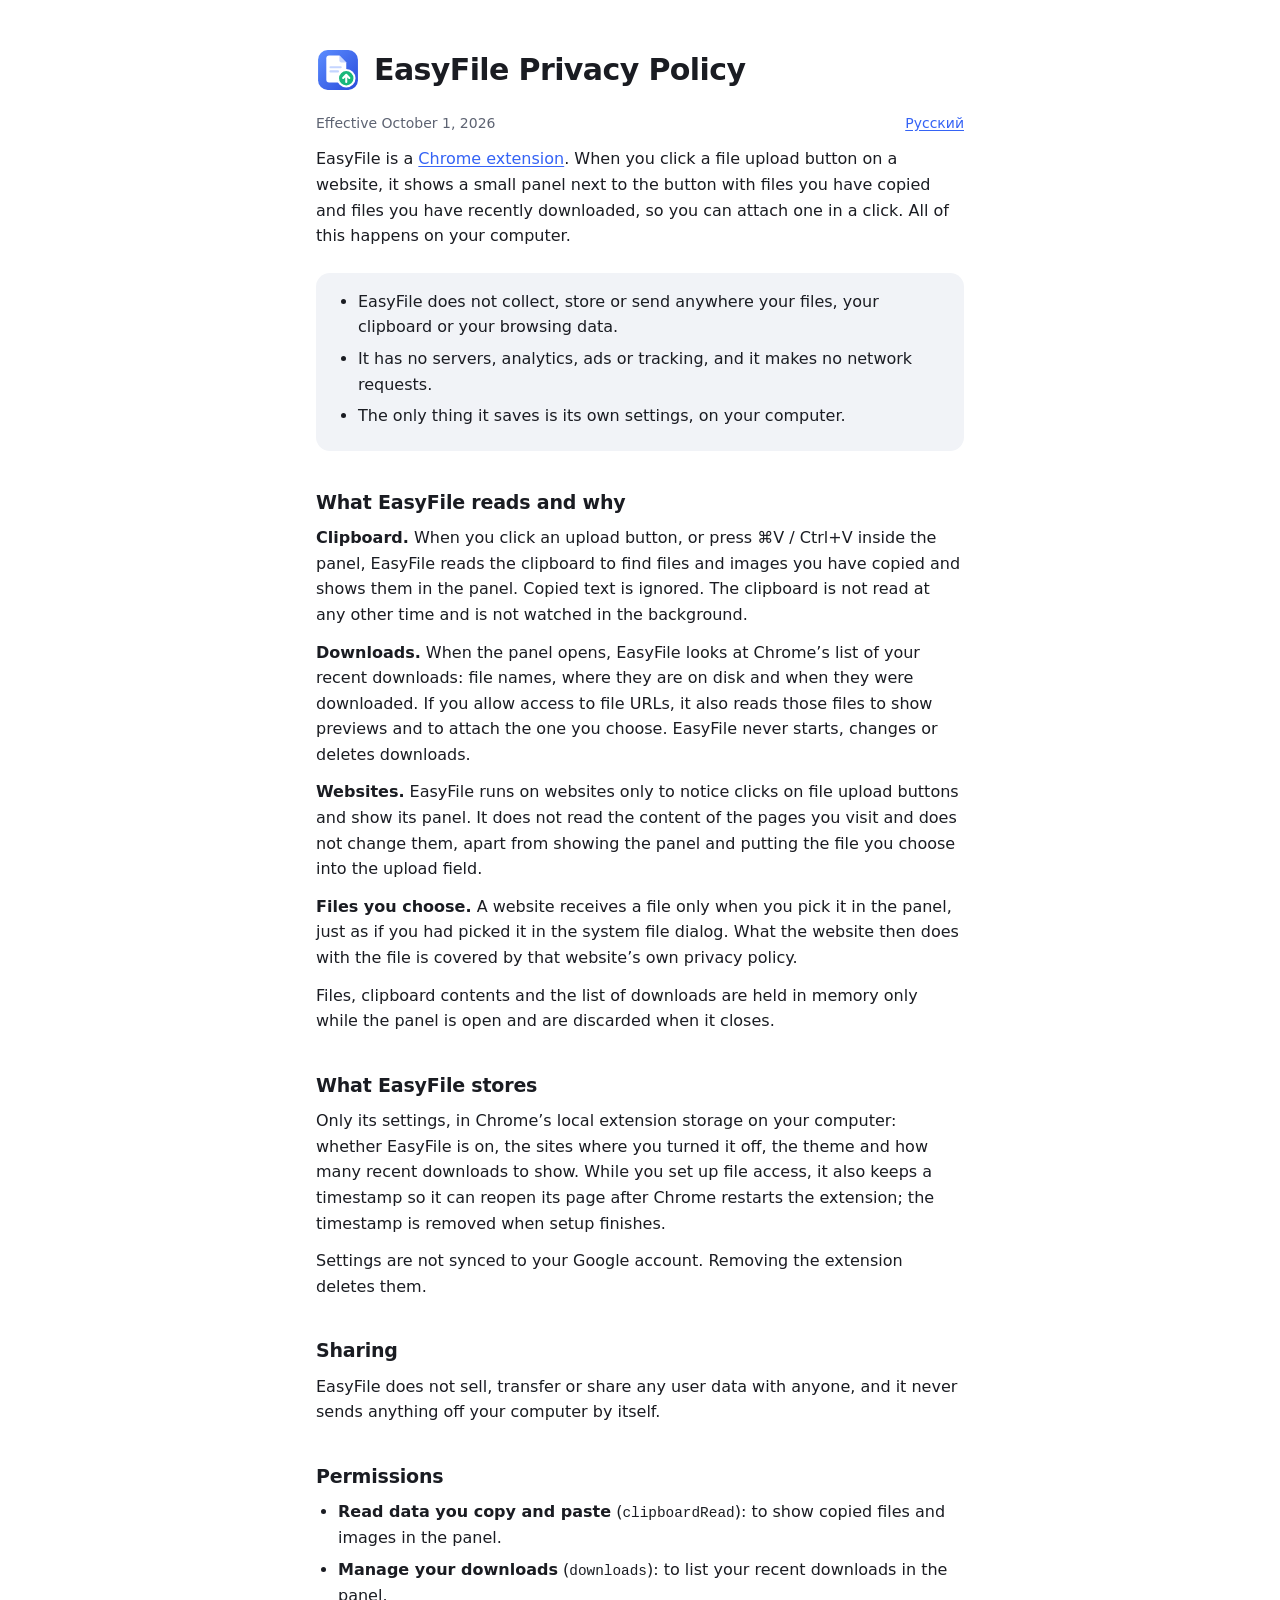
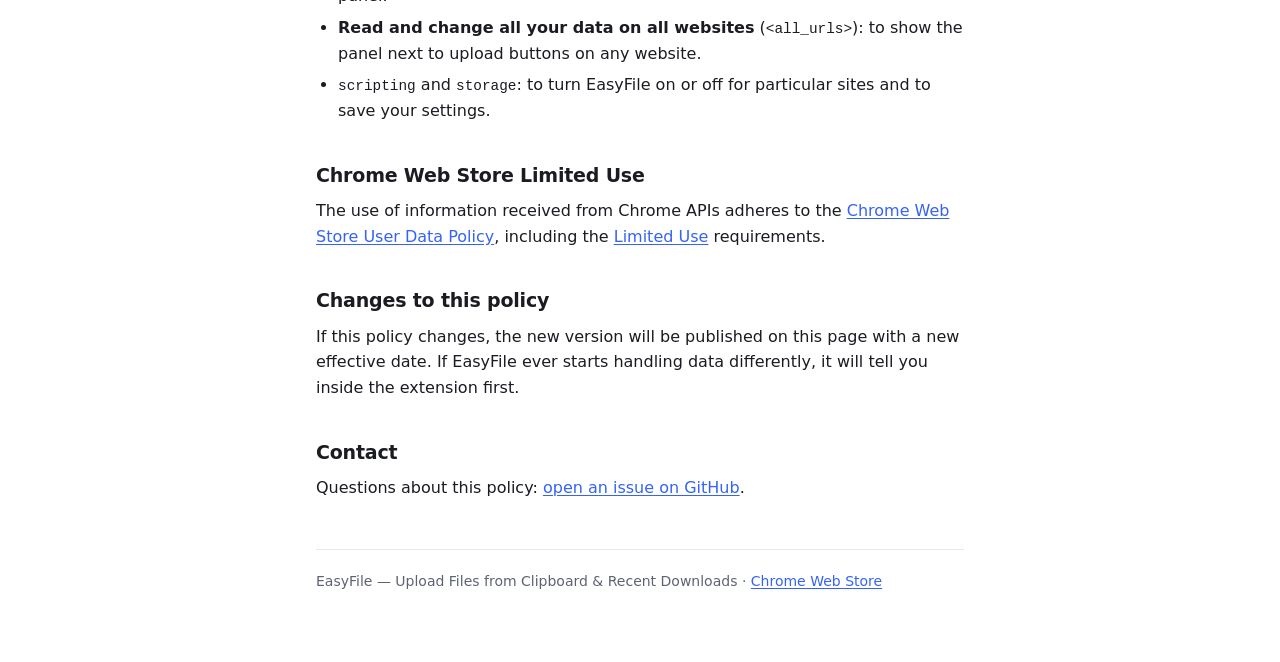
<file: index.html>
<!doctype html>
<html lang="en">
<head>
<meta charset="utf-8">
<meta name="viewport" content="width=device-width, initial-scale=1">
<title>EasyFile Privacy Policy</title>
<meta name="description" content="How the EasyFile Chrome extension handles your clipboard, downloads and settings.">
<link rel="icon" href="logo.svg">
<link rel="stylesheet" href="style.css">
</head>
<body>
<main>
  <header>
    <img src="logo.svg" alt="">
    <h1>EasyFile Privacy Policy</h1>
  </header>

  <p class="meta"><span>Effective October 1, 2026</span> <a href="ru/" hreflang="ru" lang="ru">Русский</a></p>

  <p>EasyFile is a <a href="https://chromewebstore.google.com/detail/cekbehjhafikbbmjmngmeopfimndpelh">Chrome extension</a>. When you click a file upload button on a website, it shows a small panel next to the button with files you have copied and files you have recently downloaded, so you can attach one in a click. All of this happens on your computer.</p>

  <div class="summary">
    <ul>
      <li>EasyFile does not collect, store or send anywhere your files, your clipboard or your browsing data.</li>
      <li>It has no servers, analytics, ads or tracking, and it makes no network requests.</li>
      <li>The only thing it saves is its own settings, on your computer.</li>
    </ul>
  </div>

  <h2>What EasyFile reads and why</h2>
  <p><strong>Clipboard.</strong> When you click an upload button, or press ⌘V / Ctrl+V inside the panel, EasyFile reads the clipboard to find files and images you have copied and shows them in the panel. Copied text is ignored. The clipboard is not read at any other time and is not watched in the background.</p>
  <p><strong>Downloads.</strong> When the panel opens, EasyFile looks at Chrome’s list of your recent downloads: file names, where they are on disk and when they were downloaded. If you allow access to file URLs, it also reads those files to show previews and to attach the one you choose. EasyFile never starts, changes or deletes downloads.</p>
  <p><strong>Websites.</strong> EasyFile runs on websites only to notice clicks on file upload buttons and show its panel. It does not read the content of the pages you visit and does not change them, apart from showing the panel and putting the file you choose into the upload field.</p>
  <p><strong>Files you choose.</strong> A website receives a file only when you pick it in the panel, just as if you had picked it in the system file dialog. What the website then does with the file is covered by that website’s own privacy policy.</p>
  <p>Files, clipboard contents and the list of downloads are held in memory only while the panel is open and are discarded when it closes.</p>

  <h2>What EasyFile stores</h2>
  <p>Only its settings, in Chrome’s local extension storage on your computer: whether EasyFile is on, the sites where you turned it off, the theme and how many recent downloads to show. While you set up file access, it also keeps a timestamp so it can reopen its page after Chrome restarts the extension; the timestamp is removed when setup finishes.</p>
  <p>Settings are not synced to your Google account. Removing the extension deletes them.</p>

  <h2>Sharing</h2>
  <p>EasyFile does not sell, transfer or share any user data with anyone, and it never sends anything off your computer by itself.</p>

  <h2>Permissions</h2>
  <ul>
    <li><strong>Read data you copy and paste</strong> (<code>clipboardRead</code>): to show copied files and images in the panel.</li>
    <li><strong>Manage your downloads</strong> (<code>downloads</code>): to list your recent downloads in the panel.</li>
    <li><strong>Read and change all your data on all websites</strong> (<code>&lt;all_urls&gt;</code>): to show the panel next to upload buttons on any website.</li>
    <li><code>scripting</code> and <code>storage</code>: to turn EasyFile on or off for particular sites and to save your settings.</li>
  </ul>

  <h2>Chrome Web Store Limited Use</h2>
  <p>The use of information received from Chrome APIs adheres to the <a href="https://developer.chrome.com/docs/webstore/program-policies/policies">Chrome Web Store User Data Policy</a>, including the <a href="https://developer.chrome.com/docs/webstore/program-policies/limited-use">Limited Use</a> requirements.</p>

  <h2>Changes to this policy</h2>
  <p>If this policy changes, the new version will be published on this page with a new effective date. If EasyFile ever starts handling data differently, it will tell you inside the extension first.</p>

  <h2>Contact</h2>
  <p>Questions about this policy: <a href="https://github.com/lovipomidorku/easyfile-privacy/issues">open an issue on GitHub</a>.</p>

  <footer>EasyFile — Upload Files from Clipboard &amp; Recent Downloads · <a href="https://chromewebstore.google.com/detail/cekbehjhafikbbmjmngmeopfimndpelh">Chrome Web Store</a></footer>
</main>
</body>
</html>
</file>
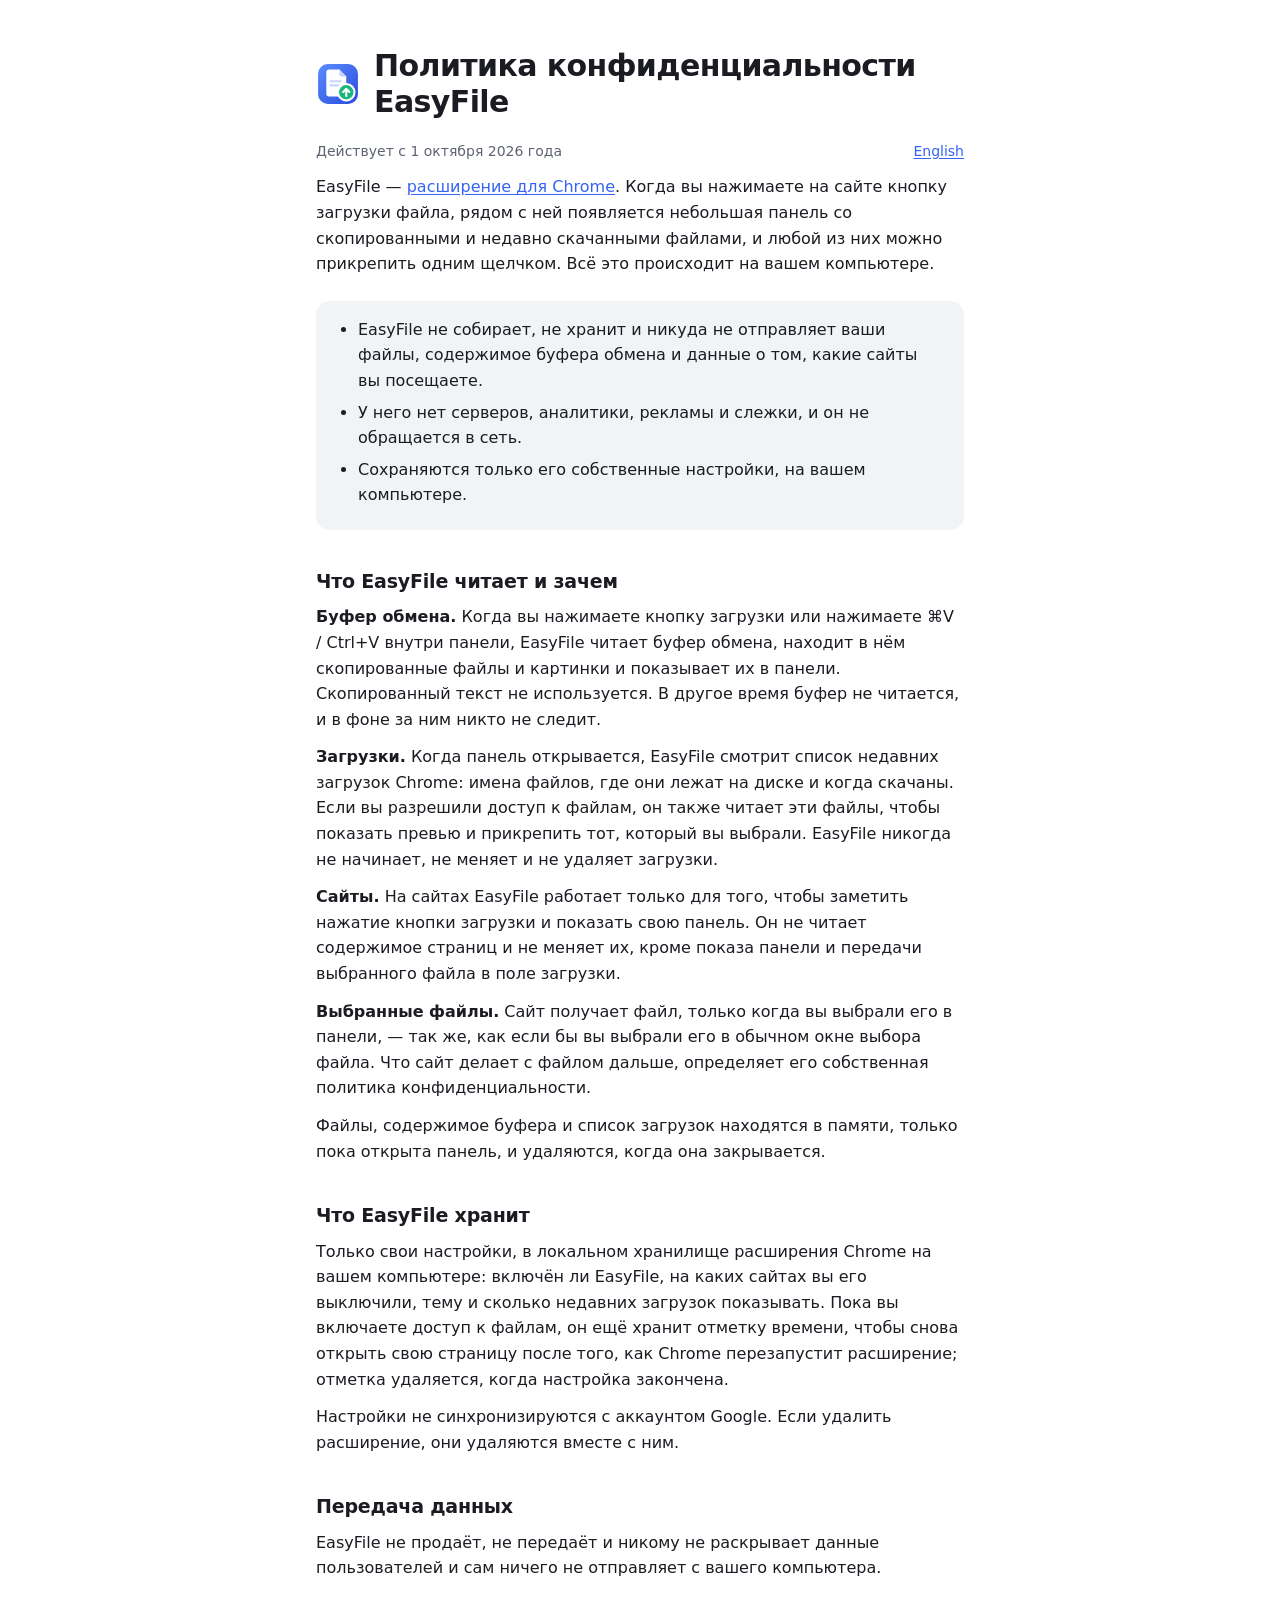
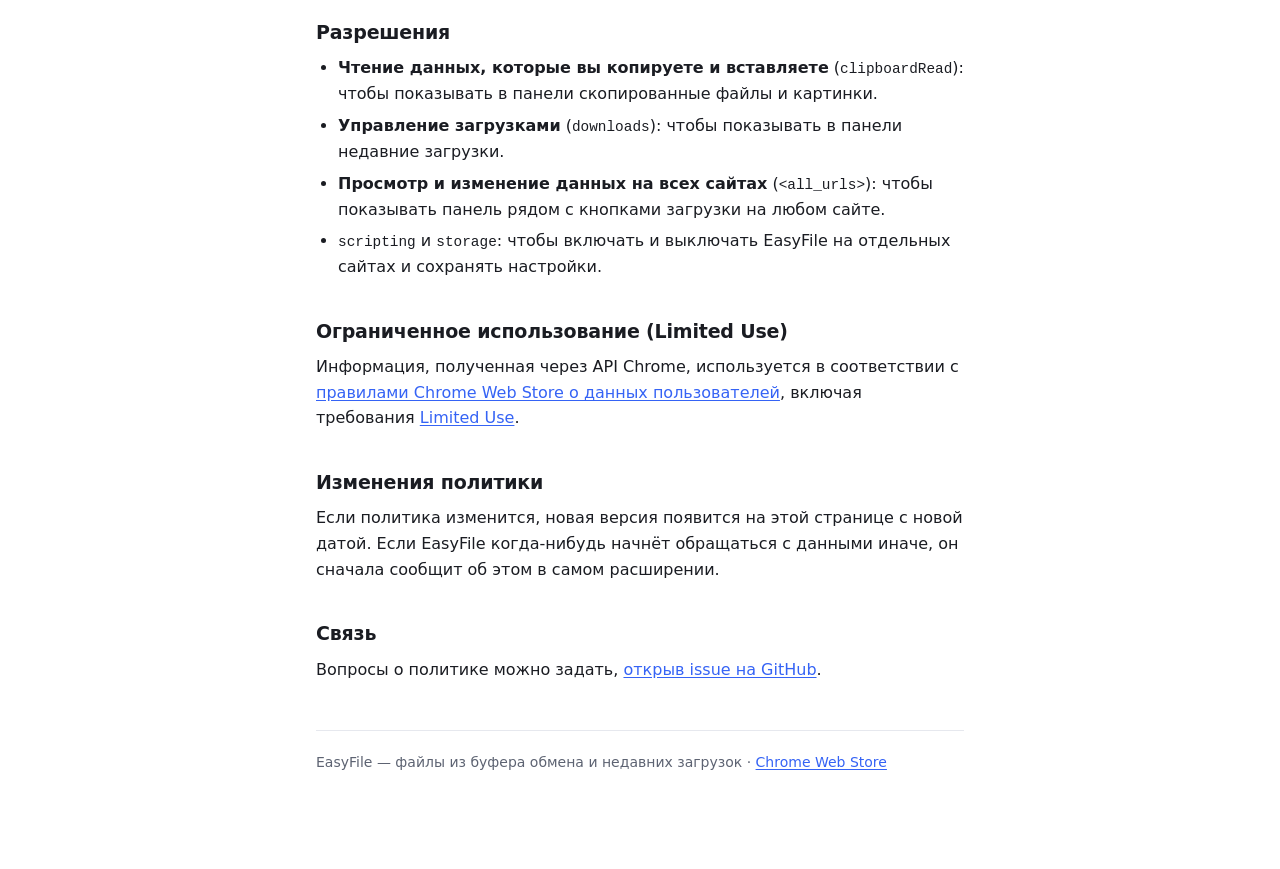
<file: ru/index.html>
<!doctype html>
<html lang="ru">
<head>
<meta charset="utf-8">
<meta name="viewport" content="width=device-width, initial-scale=1">
<title>Политика конфиденциальности EasyFile</title>
<meta name="description" content="Как расширение EasyFile для Chrome обращается с буфером обмена, загрузками и настройками.">
<link rel="icon" href="../logo.svg">
<link rel="stylesheet" href="../style.css">
</head>
<body>
<main>
  <header>
    <img src="../logo.svg" alt="">
    <h1>Политика конфиденциальности EasyFile</h1>
  </header>

  <p class="meta"><span>Действует с 1 октября 2026 года</span> <a href="../" hreflang="en" lang="en">English</a></p>

  <p>EasyFile — <a href="https://chromewebstore.google.com/detail/cekbehjhafikbbmjmngmeopfimndpelh?hl=ru">расширение для Chrome</a>. Когда вы нажимаете на сайте кнопку загрузки файла, рядом с ней появляется небольшая панель со скопированными и недавно скачанными файлами, и любой из них можно прикрепить одним щелчком. Всё это происходит на вашем компьютере.</p>

  <div class="summary">
    <ul>
      <li>EasyFile не собирает, не хранит и никуда не отправляет ваши файлы, содержимое буфера обмена и данные о том, какие сайты вы посещаете.</li>
      <li>У него нет серверов, аналитики, рекламы и слежки, и он не обращается в сеть.</li>
      <li>Сохраняются только его собственные настройки, на вашем компьютере.</li>
    </ul>
  </div>

  <h2>Что EasyFile читает и зачем</h2>
  <p><strong>Буфер обмена.</strong> Когда вы нажимаете кнопку загрузки или нажимаете ⌘V / Ctrl+V внутри панели, EasyFile читает буфер обмена, находит в нём скопированные файлы и картинки и показывает их в панели. Скопированный текст не используется. В другое время буфер не читается, и в фоне за ним никто не следит.</p>
  <p><strong>Загрузки.</strong> Когда панель открывается, EasyFile смотрит список недавних загрузок Chrome: имена файлов, где они лежат на диске и когда скачаны. Если вы разрешили доступ к файлам, он также читает эти файлы, чтобы показать превью и прикрепить тот, который вы выбрали. EasyFile никогда не начинает, не меняет и не удаляет загрузки.</p>
  <p><strong>Сайты.</strong> На сайтах EasyFile работает только для того, чтобы заметить нажатие кнопки загрузки и показать свою панель. Он не читает содержимое страниц и не меняет их, кроме показа панели и передачи выбранного файла в поле загрузки.</p>
  <p><strong>Выбранные файлы.</strong> Сайт получает файл, только когда вы выбрали его в панели, — так же, как если бы вы выбрали его в обычном окне выбора файла. Что сайт делает с файлом дальше, определяет его собственная политика конфиденциальности.</p>
  <p>Файлы, содержимое буфера и список загрузок находятся в памяти, только пока открыта панель, и удаляются, когда она закрывается.</p>

  <h2>Что EasyFile хранит</h2>
  <p>Только свои настройки, в локальном хранилище расширения Chrome на вашем компьютере: включён ли EasyFile, на каких сайтах вы его выключили, тему и сколько недавних загрузок показывать. Пока вы включаете доступ к файлам, он ещё хранит отметку времени, чтобы снова открыть свою страницу после того, как Chrome перезапустит расширение; отметка удаляется, когда настройка закончена.</p>
  <p>Настройки не синхронизируются с аккаунтом Google. Если удалить расширение, они удаляются вместе с ним.</p>

  <h2>Передача данных</h2>
  <p>EasyFile не продаёт, не передаёт и никому не раскрывает данные пользователей и сам ничего не отправляет с вашего компьютера.</p>

  <h2>Разрешения</h2>
  <ul>
    <li><strong>Чтение данных, которые вы копируете и вставляете</strong> (<code>clipboardRead</code>): чтобы показывать в панели скопированные файлы и картинки.</li>
    <li><strong>Управление загрузками</strong> (<code>downloads</code>): чтобы показывать в панели недавние загрузки.</li>
    <li><strong>Просмотр и изменение данных на всех сайтах</strong> (<code>&lt;all_urls&gt;</code>): чтобы показывать панель рядом с кнопками загрузки на любом сайте.</li>
    <li><code>scripting</code> и <code>storage</code>: чтобы включать и выключать EasyFile на отдельных сайтах и сохранять настройки.</li>
  </ul>

  <h2>Ограниченное использование (Limited Use)</h2>
  <p>Информация, полученная через API Chrome, используется в соответствии с <a href="https://developer.chrome.com/docs/webstore/program-policies/policies">правилами Chrome Web Store о данных пользователей</a>, включая требования <a href="https://developer.chrome.com/docs/webstore/program-policies/limited-use">Limited Use</a>.</p>

  <h2>Изменения политики</h2>
  <p>Если политика изменится, новая версия появится на этой странице с новой датой. Если EasyFile когда-нибудь начнёт обращаться с данными иначе, он сначала сообщит об этом в самом расширении.</p>

  <h2>Связь</h2>
  <p>Вопросы о политике можно задать, <a href="https://github.com/lovipomidorku/easyfile-privacy/issues">открыв issue на GitHub</a>.</p>

  <footer>EasyFile — файлы из буфера обмена и недавних загрузок · <a href="https://chromewebstore.google.com/detail/cekbehjhafikbbmjmngmeopfimndpelh?hl=ru">Chrome Web Store</a></footer>
</main>
</body>
</html>
</file>
<file: style.css>
:root {
  --page: #ffffff;
  --ink: #1a1c22;
  --graphite: #5d6372;
  --hairline: #e6e8ee;
  --frost: #f1f3f7;
  --cobalt: #3563f5;
  --font: system-ui, -apple-system, BlinkMacSystemFont, "Segoe UI", sans-serif;
  color-scheme: light;
}

@media (prefers-color-scheme: dark) {
  :root:not([data-theme="light"]) {
    --page: #141519;
    --ink: #eef0f4;
    --graphite: #a3a9b6;
    --hairline: #2d3038;
    --frost: #1f2127;
    --cobalt: #8aa2ff;
    color-scheme: dark;
  }
}

:root[data-theme="dark"] {
  --page: #141519;
  --ink: #eef0f4;
  --graphite: #a3a9b6;
  --hairline: #2d3038;
  --frost: #1f2127;
  --cobalt: #8aa2ff;
  color-scheme: dark;
}

* {
  box-sizing: border-box;
}

body {
  margin: 0;
  background: var(--page);
  color: var(--ink);
  font: 16px/1.6 var(--font);
  -webkit-font-smoothing: antialiased;
}

main {
  max-width: 680px;
  margin: 0 auto;
  padding: 48px 16px 72px;
}

header {
  display: flex;
  align-items: center;
  gap: 14px;
  margin-bottom: 20px;
}

header img {
  flex: none;
  width: 44px;
  height: 44px;
}

h1 {
  min-width: 0;
  margin: 0;
  font-size: clamp(24px, 6vw, 30px);
  overflow-wrap: break-word;
  hyphens: auto;
  line-height: 1.2;
  letter-spacing: -0.02em;
}

h2 {
  margin: 36px 0 8px;
  font-size: 19px;
  letter-spacing: -0.01em;
}

p,
ul {
  margin: 0 0 12px;
}

ul {
  padding-left: 22px;
}

li {
  margin-bottom: 6px;
}

a {
  color: var(--cobalt);
  text-underline-offset: 2px;
}

.meta {
  display: flex;
  flex-wrap: wrap;
  justify-content: space-between;
  gap: 4px 16px;
  color: var(--graphite);
  font-size: 14px;
}

.summary {
  margin: 24px 0 8px;
  padding: 16px 20px;
  border-radius: 14px;
  background: var(--frost);
}

.summary ul {
  margin: 0;
}

code {
  font-size: 0.9em;
  overflow-wrap: anywhere;
}

footer {
  margin-top: 48px;
  padding-top: 20px;
  border-top: 1px solid var(--hairline);
  color: var(--graphite);
  font-size: 14px;
}
</file>
